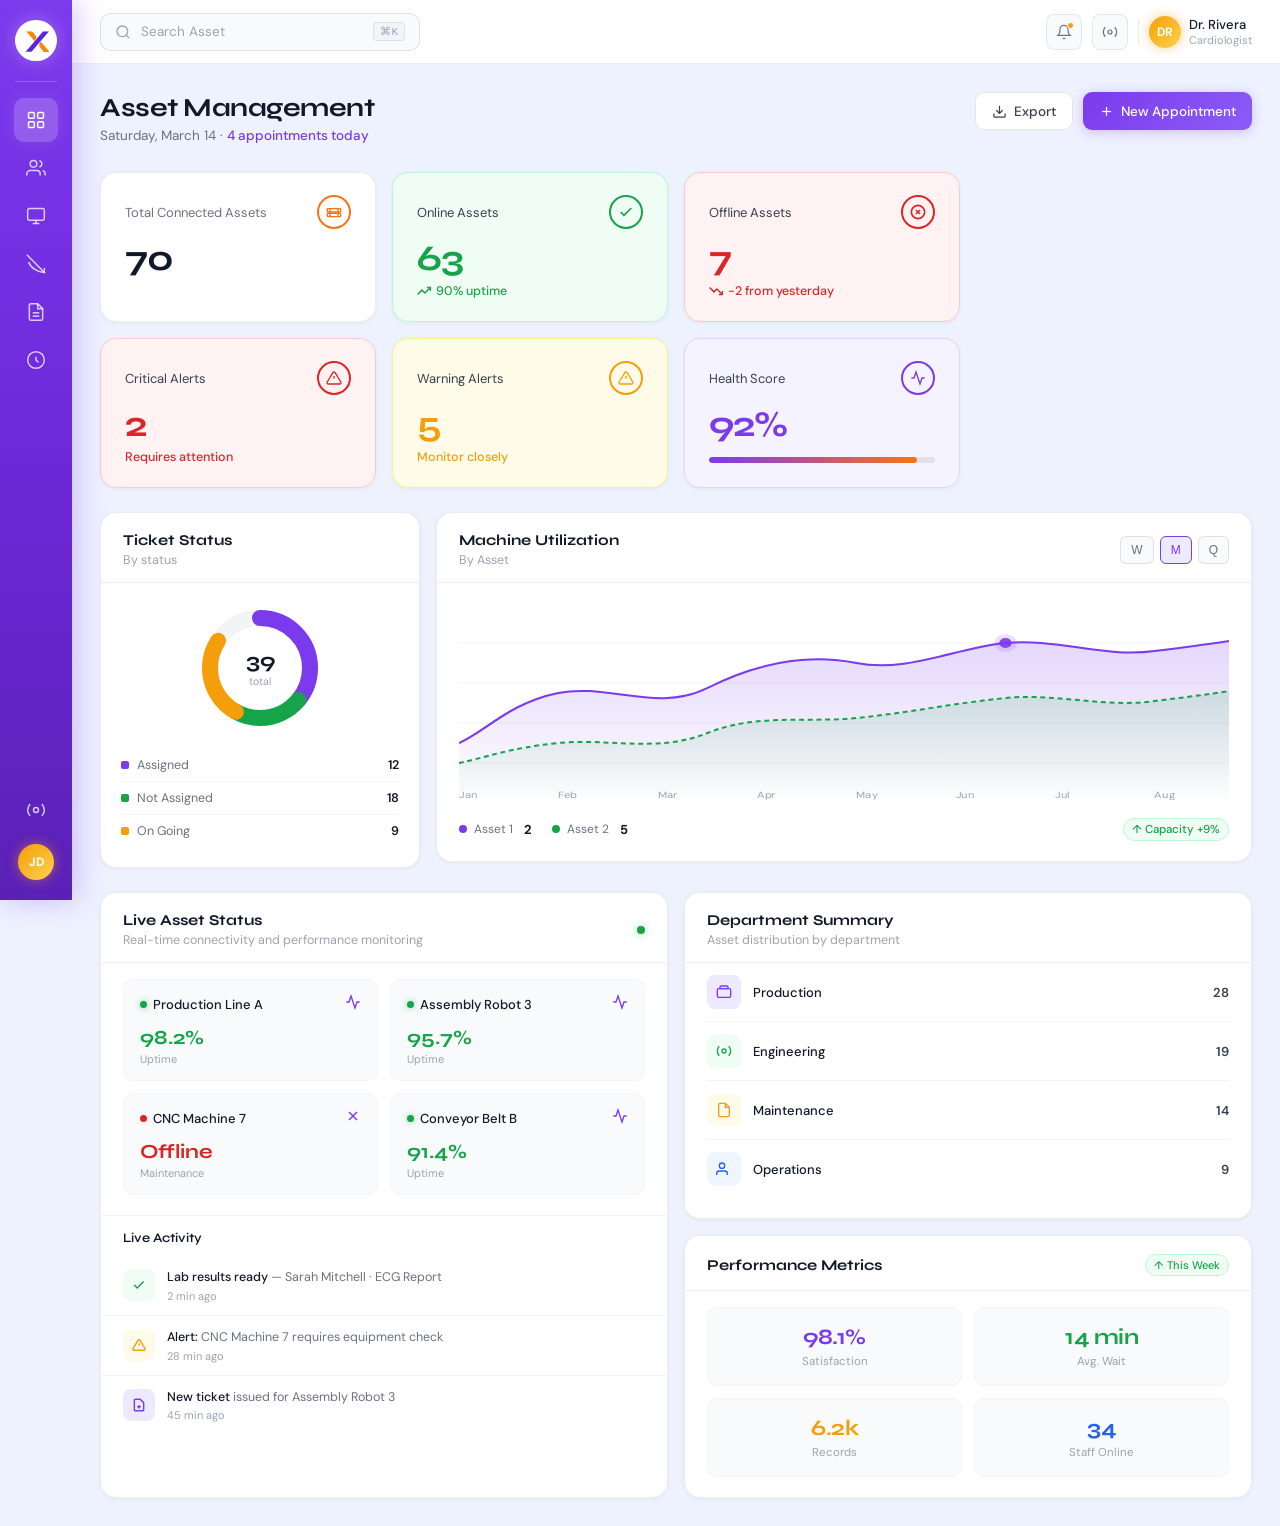
<file: assetdashboard.html>
<!DOCTYPE html>
<html lang="en">
<head>
<meta charset="UTF-8">
<meta name="viewport" content="width=device-width, initial-scale=1.0">
<title>WellCome — Asset Management Dashboard</title>
<link rel="preconnect" href="https://fonts.googleapis.com">
<link href="https://fonts.googleapis.com/css2?family=Syne:wght@400;500;600;700;800&family=DM+Sans:ital,opsz,wght@0,9..40,300;0,9..40,400;0,9..40,500;1,9..40,300&display=swap" rel="stylesheet">
<style>
  :root {
    --violet: #7C3AED;
    --violet-light: #8B5CF6;
    --violet-glow: #A78BFA;
    --amber: #F59E0B;
    --amber-light: #FCD34D;
    --bg: #EEF2FF;
    --surface: #FFFFFF;
    --surface2: #F8FAFC;
    --border-light: rgba(0,0,0,0.07);
    --text: #111827;
    --text-muted: #6B7280;
    --text-dim: #9CA3AF;
    --green: #16A34A;
    --green-bg: #F0FDF4;
    --green-border: #BBF7D0;
    --red: #DC2626;
    --red-bg: #FEF2F2;
    --red-border: #FECACA;
    --amber-bg: #FEFCE8;
    --amber-border: #FEF08A;
    --blue: #2563EB;
    --blue-bg: #EFF6FF;
    --blue-border: #BFDBFE;
    --card-radius: 16px;
  }

  * { margin: 0; padding: 0; box-sizing: border-box; }

  body {
    font-family: 'DM Sans', sans-serif;
    background: var(--bg);
    color: var(--text);
    min-height: 100vh;
    overflow-x: hidden;
  }

  .layout {
    display: flex;
    min-height: 100vh;
    position: relative;
    z-index: 1;
  }

  /* ── SIDEBAR ── */
  .sidebar {
    width: 72px;
    background: linear-gradient(180deg, #7C3AED 0%, #6D28D9 50%, #5B21B6 100%);
    display: flex;
    flex-direction: column;
    align-items: center;
    padding: 20px 0;
    position: fixed;
    top: 0; left: 0; bottom: 0;
    z-index: 100;
    box-shadow: 4px 0 30px rgba(124,58,237,0.3);
  }

  .sidebar-logo {
    width: 41.38px; height: 41.38px; top: 3.2px; bottom: 6.21px;
    background: white;
    border-radius: 50%;
    display: flex; align-items: center; justify-content: center;
    margin-bottom: 12px;
    flex-shrink: 0;
    box-shadow: 0 0 20px rgba(255,255,255,0.25);
    overflow: hidden;
  }

  .sidebar-logo span {
    font-family: 'Syne', sans-serif;
    font-weight: 800;
    font-size: 14px;
    color: var(--violet);
  }

  .sidebar-divider {
    width: 42px; height: 1px;
    background: rgba(255,255,255,0.2);
    margin: 8px 0 16px;
  }

  .sidebar-nav {
    display: flex;
    flex-direction: column;
    gap: 4px;
    flex: 1;
    width: 100%;
    align-items: center;
    padding: 0 10px;
  }

  .nav-item {
    width: 44px; height: 44px;
    border-radius: 10px;
    display: flex; align-items: center; justify-content: center;
    cursor: pointer;
    transition: all 0.2s ease;
  }

  .nav-item.active { background: rgba(255,255,255,0.2); box-shadow: 0 0 16px rgba(255,255,255,0.1); }
  .nav-item:not(.active):hover { background: rgba(255,255,255,0.1); }
  .nav-item svg { width: 20px; height: 20px; stroke: rgba(255,255,255,0.75); fill: none; }
  .nav-item.active svg { stroke: white; }

  .sidebar-bottom {
    margin-top: auto;
    display: flex;
    flex-direction: column;
    align-items: center;
    gap: 12px;
    padding: 0 10px;
  }

  .avatar-ring {
    width: 36px; height: 36px;
    border-radius: 50%;
    background: linear-gradient(135deg, #F59E0B, #FCD34D);
    display: flex; align-items: center; justify-content: center;
    font-size: 12px; font-weight: 700; color: white;
    box-shadow: 0 0 12px rgba(245,158,11,0.5);
  }

  /* ── MAIN ── */
  .main {
    margin-left: 72px;
    flex: 1;
    display: flex;
    flex-direction: column;
    min-height: 100vh;
  }

  /* ── TOPBAR ── */
  .topbar {
    height: 64px;
    border-bottom: 1px solid rgba(0,0,0,0.07);
    display: flex;
    align-items: center;
    padding: 0 28px;
    gap: 16px;
    background: rgba(255,255,255,0.95);
    backdrop-filter: blur(20px);
    position: sticky;
    top: 0; z-index: 50;
  }

  .search-box {
    display: flex;
    align-items: center;
    gap: 10px;
    background: #F9FAFB;
    border: 1px solid rgba(0,0,0,0.1);
    border-radius: 10px;
    padding: 0 14px;
    height: 38px; width: 320px;
    cursor: text;
    transition: all 0.2s;
  }

  .search-box:hover { border-color: rgba(124,58,237,0.4); }
  .search-box svg { width: 16px; height: 16px; stroke: #9CA3AF; fill: none; flex-shrink: 0; }
  .search-box span { font-size: 13.5px; color: #9CA3AF; }

  .search-cmd {
    margin-left: auto;
    font-size: 11px; color: #9CA3AF;
    background: #F1F5F9;
    border-radius: 4px;
    padding: 2px 6px;
    border: 1px solid rgba(0,0,0,0.08);
  }

  .topbar-right {
    margin-left: auto;
    display: flex; align-items: center; gap: 10px;
  }

  .topbar-btn {
    width: 36px; height: 36px;
    border-radius: 8px;
    background: #F9FAFB;
    border: 1px solid rgba(0,0,0,0.08);
    display: flex; align-items: center; justify-content: center;
    cursor: pointer;
    transition: all 0.2s;
    position: relative;
  }

  .topbar-btn:hover { border-color: rgba(124,58,237,0.3); background: white; }
  .topbar-btn svg { width: 16px; height: 16px; stroke: #6B7280; fill: none; }

  .notif-dot {
    position: absolute; top: 7px; right: 7px;
    width: 7px; height: 7px;
    background: var(--amber); border-radius: 50%;
    border: 1.5px solid white;
    animation: notifPulse 2s ease-in-out infinite;
  }

  @keyframes notifPulse {
    0%,100% { transform: scale(1); }
    50%      { transform: scale(1.3); }
  }

  /* ── CONTENT ── */
  .content { padding: 28px; flex: 1; }

  .page-header {
    display: flex;
    align-items: flex-start;
    justify-content: space-between;
    margin-bottom: 28px;
    animation: fadeInDown 0.5s ease both;
  }

  @keyframes fadeInDown {
    from { opacity: 0; transform: translateY(-12px); }
    to   { opacity: 1; transform: translateY(0); }
  }

  .page-title {
    font-family: 'Syne', sans-serif;
    font-size: 26px; font-weight: 700;
    color: #111827;
    letter-spacing: -0.5px;
  }

  .page-subtitle { font-size: 13.5px; color: #6B7280; margin-top: 4px; }
  .page-subtitle span { color: var(--violet); font-weight: 500; }

  .header-actions { display: flex; gap: 10px; }

  .btn {
    display: flex; align-items: center; gap: 7px;
    height: 38px; padding: 0 16px;
    border-radius: 9px;
    font-size: 13.5px; font-weight: 500;
    cursor: pointer; border: none;
    transition: all 0.2s;
    font-family: 'DM Sans', sans-serif;
  }

  .btn-ghost {
    background: white;
    border: 1px solid rgba(0,0,0,0.1);
    color: #374151;
  }

  .btn-ghost:hover { background: #F9FAFB; }
  .btn-ghost svg { width: 15px; height: 15px; stroke: currentColor; fill: none; }

  .btn-primary {
    background: linear-gradient(135deg, var(--violet), var(--violet-light));
    color: white;
    box-shadow: 0 2px 12px rgba(124,58,237,0.3);
  }

  .btn-primary:hover { transform: translateY(-1px); box-shadow: 0 4px 20px rgba(124,58,237,0.45); }
  .btn-primary svg { width: 15px; height: 15px; stroke: white; fill: none; }

  /* ── STAT CARDS ── */
  .stats-grid {
    display: grid;
    grid-template-columns: repeat(4, 2fr);
    gap: 16px;
    margin-bottom: 16px;
  }

  .stats-grid-2 {
    display: grid;
    grid-template-columns: repeat(4, 2fr);
    gap: 16px;
    margin-bottom: 24px;
  }

  .stat-card {
    background: white;
    border: 1px solid var(--border-light);
    border-radius: var(--card-radius);
    padding: 22px 24px;
    position: relative; overflow: hidden;
    cursor: pointer;
    transition: all 0.25s ease;
    animation: fadeInUp 0.5s ease both;
    box-shadow: 0 1px 4px rgba(0,0,0,0.05);
  }

  .stat-card:hover {
    transform: translateY(-2px);
    box-shadow: 0 8px 24px rgba(0,0,0,0.1);
  }

  .stat-card.green-card {
    background: var(--green-bg);
    border-color: var(--green-border);
  }

  .stat-card.red-card {
    background: var(--red-bg);
    border-color: var(--red-border);
  }

  .stat-card.amber-card {
    background: var(--amber-bg);
    border-color: var(--amber-border);
  }

  .stat-card.violet-card {
    background: #F5F3FF;
    border-color: #DDD6FE;
  }

  @keyframes fadeInUp {
    from { opacity: 0; transform: translateY(16px); }
    to   { opacity: 1; transform: translateY(0); }
  }

  .stat-card:nth-child(1) { animation-delay: 0.08s; }
  .stat-card:nth-child(2) { animation-delay: 0.14s; }
  .stat-card:nth-child(3) { animation-delay: 0.20s; }

  .stat-header {
    display: flex; align-items: center;
    justify-content: space-between;
    margin-bottom: 12px;
  }

  .stat-label-top { font-size: 13px; color: #6B7280; font-weight: 400; }

  .stat-icon-circle {
    width: 34px; height: 34px;
    border-radius: 50%;
    border: 2px solid currentColor;
    display: flex; align-items: center; justify-content: center;
    flex-shrink: 0;
  }

  .stat-icon-circle svg { width: 16px; height: 16px; fill: none; stroke: currentColor; }
  .icon-default { color: #F97316; }
  .icon-green   { color: var(--green); }
  .icon-red     { color: var(--red); }
  .icon-amber   { color: var(--amber); }
  .icon-violet  { color: var(--violet); }

  .stat-value {
    font-family: 'Syne', sans-serif;
    font-size: 36px; font-weight: 700;
    letter-spacing: -1px;
    margin-bottom: 6px; line-height: 1;
    color: #111827;
  }

  .stat-value.green-val { color: var(--green); }
  .stat-value.red-val   { color: var(--red); }
  .stat-value.amber-val { color: var(--amber); }
  .stat-value.violet-val { color: var(--violet); }

  .stat-sub {
    font-size: 12.5px;
    display: flex; align-items: center; gap: 5px;
  }

  .stat-sub.green-sub { color: var(--green); font-weight: 500; }
  .stat-sub.red-sub   { color: var(--red); font-weight: 500; }
  .stat-sub.amber-sub { color: var(--amber); font-weight: 500; }

  .stat-progress {
    margin-top: 14px;
    height: 6px;
    background: rgba(0,0,0,0.08);
    border-radius: 999px;
    overflow: hidden;
  }

  .stat-progress-bar {
    height: 100%;
    border-radius: 999px;
    background: linear-gradient(90deg, var(--violet), #F97316);
    transition: width 1s ease;
  }

  /* ── CARDS ── */
  .card {
    background: white;
    border: 1px solid var(--border-light);
    border-radius: var(--card-radius);
    overflow: hidden;
    transition: border-color 0.25s, box-shadow 0.25s;
    animation: fadeInUp 0.5s ease both;
    box-shadow: 0 1px 4px rgba(0,0,0,0.05);
  }

  .card:hover { box-shadow: 0 6px 20px rgba(0,0,0,0.08); }

  .card-header {
    padding: 18px 22px 14px;
    border-bottom: 1px solid var(--border-light);
    display: flex; align-items: center; justify-content: space-between;
  }

  .card-title {
    font-family: 'Syne', sans-serif;
    font-size: 15px; font-weight: 700; color: #111827;
  }

  .card-subtitle { font-size: 12.5px; color: #9CA3AF; margin-top: 3px; }

  .card-actions { display: flex; gap: 6px; }

  .card-action-btn {
    height: 28px; padding: 0 10px;
    border-radius: 6px; font-size: 12px; font-weight: 500;
    cursor: pointer;
    border: 1px solid rgba(0,0,0,0.1);
    background: #F9FAFB; color: #6B7280;
    transition: all 0.15s;
  }

  .card-action-btn:hover   { border-color: rgba(124,58,237,0.4); color: #374151; }
  .card-action-btn.active  { background: #EDE9FE; border-color: var(--violet); color: var(--violet); }

  .card-body { padding: 20px 22px; }

  /* ── MAIN GRID ── */
  .main-grid {
    display: grid;
    grid-template-columns: 320px 1fr;
    gap: 16px;
    margin-bottom: 24px;
    align-items: start;
  }

  /* Area chart */
  .chart-area { height: 200px; position: relative; overflow: hidden; }
  .chart-area svg { width: 100%; height: 100%; }

  .chart-legend { display: flex; gap: 20px; margin-top: 14px; }
  .legend-item {
    display: flex; align-items: center; gap: 7px;
    font-size: 12px; color: #6B7280;
  }

  .legend-dot { width: 8px; height: 8px; border-radius: 50%; }

  /* Donut */
  .donut-wrap {
    display: flex; flex-direction: column; align-items: center;
    padding: 20px;
  }

  .donut-chart { width: 130px; height: 130px; position: relative; margin-bottom: 16px; }
  .donut-chart svg { transform: rotate(-90deg); }

  .donut-center {
    position: absolute; inset: 0;
    display: flex; flex-direction: column;
    align-items: center; justify-content: center;
  }

  .donut-pct  { font-family: 'Syne', sans-serif; font-size: 22px; font-weight: 700; color: #111827; }
  .donut-lbl  { font-size: 10.5px; color: #9CA3AF; margin-top: 1px; }

  .donut-list { width: 100%; }
  .donut-row  {
    display: flex; align-items: center; gap: 8px;
    padding: 8px 0;
    border-bottom: 1px solid #F3F4F6;
  }

  .donut-row:last-child { border-bottom: none; }
  .donut-bullet  { width: 8px; height: 8px; border-radius: 2px; flex-shrink: 0; }
  .donut-name    { font-size: 12.5px; color: #6B7280; flex: 1; }
  .donut-pct-val { font-size: 12.5px; font-weight: 600; color: #111827; }

  /* ── LIVE ASSET STATUS CARDS ── */
  .appointments-grid {
    display: grid;
    grid-template-columns: 1fr 1fr;
    gap: 16px;
    animation: fadeInUp 0.5s ease 0.3s both;
  }

  /* Asset mini cards */
  .asset-mini-grid {
    display: grid;
    grid-template-columns: 1fr 1fr;
    gap: 12px;
    padding: 16px 22px 20px;
  }

  .asset-mini {
    background: #F9FAFB;
    border: 1px solid #F3F4F6;
    border-radius: 10px;
    padding: 14px 16px;
    transition: all 0.2s;
  }

  .asset-mini:hover { border-color: #DDD6FE; background: #F5F3FF; }

  .asset-mini-header {
    display: flex; align-items: center; justify-content: space-between;
    margin-bottom: 10px;
  }

  .asset-mini-name {
    font-size: 13px; font-weight: 500; color: #111827;
    display: flex; align-items: center; gap: 6px;
  }

  .online-dot {
    width: 7px; height: 7px; border-radius: 50%;
    background: var(--green);
    box-shadow: 0 0 6px rgba(22,163,74,0.5);
    animation: notifPulse 2s ease-in-out infinite;
  }

  .offline-dot {
    width: 7px; height: 7px; border-radius: 50%;
    background: var(--red);
  }

  .asset-mini-icon svg { width: 16px; height: 16px; stroke: var(--violet); fill: none; }

  .asset-mini-value {
    font-family: 'Syne', sans-serif;
    font-size: 20px; font-weight: 700; color: #111827;
    margin-bottom: 2px;
  }

  .asset-mini-label { font-size: 11px; color: #9CA3AF; }

  /* Department list */
  .dept-list { padding: 0 22px 20px; }

  .dept-row {
    display: flex; align-items: center; gap: 12px;
    padding: 12px 0;
    border-bottom: 1px solid #F3F4F6;
  }

  .dept-row:last-child { border-bottom: none; }

  .dept-icon {
    width: 34px; height: 34px; border-radius: 8px;
    display: flex; align-items: center; justify-content: center;
    flex-shrink: 0;
  }

  .dept-icon svg { width: 16px; height: 16px; fill: none; stroke: currentColor; }

  .dept-name { font-size: 13px; font-weight: 500; color: #111827; flex: 1; }
  .dept-count { font-size: 13px; font-weight: 600; color: #374151; }

  /* ── TABLE ── */
  .appt-table { width: 100%; border-collapse: collapse; }

  .appt-table th {
    font-size: 11.5px; font-weight: 600; color: #9CA3AF;
    text-transform: uppercase; letter-spacing: 0.5px;
    padding: 0 0 10px;
    border-bottom: 1px solid #F3F4F6;
    text-align: left;
  }

  .appt-table td {
    padding: 12px 0;
    border-bottom: 1px solid #F3F4F6;
    font-size: 13px; color: #6B7280;
    vertical-align: middle;
  }

  .appt-table tr:last-child td { border-bottom: none; }
  .appt-table tr:hover td { background: #F9FAFB; }

  .patient-cell { display: flex; align-items: center; gap: 10px; }

  .patient-av {
    width: 30px; height: 30px; border-radius: 50%;
    display: flex; align-items: center; justify-content: center;
    font-size: 11px; font-weight: 700; color: white; flex-shrink: 0;
  }

  .av-1 { background: linear-gradient(135deg,#7C3AED,#8B5CF6); }
  .av-2 { background: linear-gradient(135deg,#F59E0B,#FCD34D); }
  .av-3 { background: linear-gradient(135deg,#16A34A,#2563EB); }
  .av-4 { background: linear-gradient(135deg,#DC2626,#F59E0B); }
  .av-5 { background: linear-gradient(135deg,#2563EB,#7C3AED); }

  .patient-name { font-size: 13px; font-weight: 500; color: #111827; }
  .patient-id   { font-size: 11px; color: #9CA3AF; }

  .status-badge {
    display: inline-flex; align-items: center; gap: 5px;
    font-size: 11.5px; font-weight: 600;
    padding: 4px 9px; border-radius: 20px;
  }

  .status-badge::before {
    content: ''; width: 5px; height: 5px;
    border-radius: 50%; background: currentColor;
  }

  .status-confirmed  { background: #F0FDF4; color: var(--green); }
  .status-pending    { background: #FEFCE8; color: var(--amber); }
  .status-cancelled  { background: #FEF2F2; color: var(--red); }
  .status-inprogress { background: #EFF6FF; color: var(--blue); }

  /* Tags */
  .tag {
    display: inline-flex; align-items: center; gap: 5px;
    font-size: 11.5px; padding: 3px 8px;
    border-radius: 20px; font-weight: 500;
  }

  .tag-violet { background: #EDE9FE; color: var(--violet); border: 1px solid #DDD6FE; }
  .tag-green  { background: #F0FDF4; color: var(--green); border: 1px solid #BBF7D0; }

  /* Activity */
  .activity-list { padding: 0; }

  .activity-item {
    display: flex; gap: 12px;
    padding: 12px 22px;
    border-bottom: 1px solid #F3F4F6;
    transition: background 0.15s; cursor: default;
  }

  .activity-item:last-child { border-bottom: none; }
  .activity-item:hover { background: #F9FAFB; }

  .activity-icon {
    width: 32px; height: 32px; border-radius: 8px;
    display: flex; align-items: center; justify-content: center;
    flex-shrink: 0; margin-top: 1px;
  }

  .activity-icon svg { width: 14px; height: 14px; stroke: currentColor; fill: none; }

  .act-violet { background: #EDE9FE; color: var(--violet); }
  .act-green  { background: #F0FDF4; color: var(--green); }
  .act-amber  { background: #FFFBEB; color: var(--amber); }
  .act-blue   { background: #EFF6FF; color: var(--blue); }

  .activity-text { font-size: 12.5px; color: #6B7280; line-height: 1.5; }
  .activity-text strong { color: #111827; font-weight: 500; }
  .activity-time { font-size: 11px; color: #9CA3AF; margin-top: 2px; }

  /* Metric tiles */
  .metric-grid { display: grid; grid-template-columns: 1fr 1fr; gap: 12px; padding: 16px 22px 20px; }

  .metric-tile {
    background: #F9FAFB;
    border: 1px solid #F3F4F6;
    border-radius: 10px; padding: 16px;
    text-align: center; transition: all 0.2s;
  }

  .metric-tile:hover { border-color: #DDD6FE; transform: scale(1.02); }

  .metric-big {
    font-family: 'Syne', sans-serif;
    font-size: 22px; font-weight: 700;
    letter-spacing: -0.5px; margin-bottom: 4px;
  }

  .metric-lbl { font-size: 11.5px; color: #9CA3AF; }

  /* Animations */
  @keyframes fadeInDown {
    from { opacity: 0; transform: translateY(-12px); }
    to   { opacity: 1; transform: translateY(0); }
  }

  ::-webkit-scrollbar { width: 4px; }
  ::-webkit-scrollbar-thumb { background: rgba(124,58,237,0.3); border-radius: 2px; }

  @media (max-width: 1200px) {
    .stats-grid        { grid-template-columns: repeat(2,1fr); }
    .stats-grid-2      { grid-template-columns: repeat(2,1fr); }
    .main-grid         { grid-template-columns: 1fr; }
    .appointments-grid { grid-template-columns: 1fr; }
  }
</style>
</head>
<body>
<div class="layout">

  <!-- SIDEBAR -->
  <aside class="sidebar">
    <div class="sidebar-logo">
      <img src="logo.png" alt="Logo" style="width:25px;height:25px;"/>
    </div>
    <div class="sidebar-divider"></div>
    <nav class="sidebar-nav">
      <div class="nav-item active">
        <svg viewBox="0 0 24 24" stroke-width="1.8"><rect x="3" y="3" width="7" height="7" rx="1.5"/><rect x="14" y="3" width="7" height="7" rx="1.5"/><rect x="3" y="14" width="7" height="7" rx="1.5"/><rect x="14" y="14" width="7" height="7" rx="1.5"/></svg>
      </div>
      <div class="nav-item">
        <svg viewBox="0 0 24 24" stroke-width="1.8"><path d="M17 21v-2a4 4 0 00-4-4H5a4 4 0 00-4 4v2"/><circle cx="9" cy="7" r="4"/><path d="M23 21v-2a4 4 0 00-3-3.87"/><path d="M16 3.13a4 4 0 010 7.75"/></svg>
      </div>
      <div class="nav-item">
        <svg viewBox="0 0 24 24" stroke-width="1.8"><rect x="2" y="3" width="20" height="14" rx="2"/><line x1="8" y1="21" x2="16" y2="21"/><line x1="12" y1="17" x2="12" y2="21"/></svg>
      </div>
      <div class="nav-item">
        <svg viewBox="0 0 24 24" stroke-width="1.8"><path d="M22 16.92v3a2 2 0 01-2.18 2 19.79 19.79 0 01-8.63-3.07A19.5 19.5 0 013.07 9.7"/><path d="M1 1l22 22"/></svg>
      </div>
      <div class="nav-item">
        <svg viewBox="0 0 24 24" stroke-width="1.8"><path d="M14 2H6a2 2 0 00-2 2v16a2 2 0 002 2h12a2 2 0 002-2V8z"/><polyline points="14 2 14 8 20 8"/><line x1="16" y1="13" x2="8" y2="13"/><line x1="16" y1="17" x2="8" y2="17"/></svg>
      </div>
      <div class="nav-item">
        <svg viewBox="0 0 24 24" stroke-width="1.8"><circle cx="12" cy="12" r="10"/><path d="M12 8v4l3 3"/></svg>
      </div>
    </nav>
    <div class="sidebar-bottom">
      <div class="nav-item">
        <svg viewBox="0 0 24 24" stroke-width="1.8"><circle cx="12" cy="12" r="3"/><path d="M19.07 4.93a10 10 0 010 14.14M4.93 4.93a10 10 0 000 14.14"/></svg>
      </div>
      <div class="avatar-ring">JD</div>
    </div>
  </aside>

  <!-- MAIN -->
  <div class="main">
    <!-- TOPBAR -->
    <header class="topbar">
      <div class="search-box">
        <svg viewBox="0 0 24 24" stroke-width="2"><circle cx="11" cy="11" r="8"/><path d="M21 21l-4.35-4.35"/></svg>
        <span>Search Asset</span>
        <kbd class="search-cmd">⌘K</kbd>
      </div>
      <div class="topbar-right">
        <div class="topbar-btn">
          <svg viewBox="0 0 24 24" stroke-width="1.8"><path d="M18 8A6 6 0 006 8c0 7-3 9-3 9h18s-3-2-3-9"/><path d="M13.73 21a2 2 0 01-3.46 0"/></svg>
          <div class="notif-dot"></div>
        </div>
        <div class="topbar-btn">
          <svg viewBox="0 0 24 24" stroke-width="1.8"><circle cx="12" cy="12" r="3"/><path d="M19.07 4.93a10 10 0 010 14.14M4.93 4.93a10 10 0 000 14.14"/></svg>
        </div>
        <div style="width:1px;height:24px;background:rgba(0,0,0,0.08)"></div>
        <div style="display:flex;align-items:center;gap:8px;cursor:pointer">
          <div class="avatar-ring" style="width:32px;height:32px;font-size:12px">DR</div>
          <div>
            <div style="font-size:13px;font-weight:500;color:#111827">Dr. Rivera</div>
            <div style="font-size:11px;color:#9CA3AF">Cardiologist</div>
          </div>
        </div>
      </div>
    </header>

    <!-- CONTENT -->
    <main class="content">

      <!-- Page Header -->
      <div class="page-header">
        <div>
          <h1 class="page-title">Asset Management</h1>
          <p class="page-subtitle">Saturday, March 14 · <span>4 appointments today</span></p>
        </div>
        <div class="header-actions">
          <button class="btn btn-ghost">
            <svg viewBox="0 0 24 24" stroke-width="2"><path d="M21 15v4a2 2 0 01-2 2H5a2 2 0 01-2-2v-4"/><polyline points="7 10 12 15 17 10"/><line x1="12" y1="15" x2="12" y2="3"/></svg>
            Export
          </button>
          <button class="btn btn-primary">
            <svg viewBox="0 0 24 24" stroke-width="2"><line x1="12" y1="5" x2="12" y2="19"/><line x1="5" y1="12" x2="19" y2="12"/></svg>
            New Appointment
          </button>
        </div>
      </div>

      <!-- STAT CARDS ROW 1 -->
      <div class="stats-grid">
        <!-- Total Connected Assets -->
        <div class="stat-card" style="animation-delay:0.08s">
          <div class="stat-header">
            <span class="stat-label-top">Total Connected Assets</span>
            <div class="stat-icon-circle icon-default">
              <svg viewBox="0 0 24 24" stroke-width="2"><rect x="2" y="7" width="20" height="5" rx="1"/><rect x="2" y="14" width="20" height="5" rx="1"/><line x1="6" y1="7" x2="6" y2="19"/><line x1="18" y1="7" x2="18" y2="19"/></svg>
            </div>
          </div>
          <div class="stat-value">70</div>
        </div>

        <!-- Online Assets -->
        <div class="stat-card green-card" style="animation-delay:0.14s">
          <div class="stat-header">
            <span class="stat-label-top" style="color:#374151">Online Assets</span>
            <div class="stat-icon-circle icon-green">
              <svg viewBox="0 0 24 24" stroke-width="2.5"><polyline points="20 6 9 17 4 12"/></svg>
            </div>
          </div>
          <div class="stat-value green-val">63</div>
          <div class="stat-sub green-sub">
            <svg width="14" height="14" viewBox="0 0 24 24" fill="none" stroke="currentColor" stroke-width="2.5"><polyline points="23 6 13.5 15.5 8.5 10.5 1 18"/><polyline points="17 6 23 6 23 12"/></svg>
            90% uptime
          </div>
        </div>

        <!-- Offline Assets -->
        <div class="stat-card red-card" style="animation-delay:0.20s">
          <div class="stat-header">
            <span class="stat-label-top" style="color:#374151">Offline Assets</span>
            <div class="stat-icon-circle icon-red">
              <svg viewBox="0 0 24 24" stroke-width="2.5"><circle cx="12" cy="12" r="10"/><line x1="15" y1="9" x2="9" y2="15"/><line x1="9" y1="9" x2="15" y2="15"/></svg>
            </div>
          </div>
          <div class="stat-value red-val">7</div>
          <div class="stat-sub red-sub">
            <svg width="14" height="14" viewBox="0 0 24 24" fill="none" stroke="currentColor" stroke-width="2.5"><polyline points="23 18 13.5 8.5 8.5 13.5 1 6"/><polyline points="17 18 23 18 23 12"/></svg>
            -2 from yesterday
          </div>
        </div>
      </div>

      <!-- STAT CARDS ROW 2 -->
      <div class="stats-grid-2">
        <!-- Critical Alerts -->
        <div class="stat-card red-card" style="animation-delay:0.08s">
          <div class="stat-header">
            <span class="stat-label-top" style="color:#374151">Critical Alerts</span>
            <div class="stat-icon-circle icon-red">
              <svg viewBox="0 0 24 24" stroke-width="2"><path d="M10.29 3.86L1.82 18a2 2 0 001.71 3h16.94a2 2 0 001.71-3L13.71 3.86a2 2 0 00-3.42 0z"/><line x1="12" y1="9" x2="12" y2="13"/><line x1="12" y1="17" x2="12.01" y2="17"/></svg>
            </div>
          </div>
          <div class="stat-value red-val">2</div>
          <div class="stat-sub red-sub">Requires attention</div>
        </div>

        <!-- Warning Alerts -->
        <div class="stat-card amber-card" style="animation-delay:0.14s">
          <div class="stat-header">
            <span class="stat-label-top" style="color:#374151">Warning Alerts</span>
            <div class="stat-icon-circle icon-amber">
              <svg viewBox="0 0 24 24" stroke-width="2"><path d="M10.29 3.86L1.82 18a2 2 0 001.71 3h16.94a2 2 0 001.71-3L13.71 3.86a2 2 0 00-3.42 0z"/><line x1="12" y1="9" x2="12" y2="13"/><line x1="12" y1="17" x2="12.01" y2="17"/></svg>
            </div>
          </div>
          <div class="stat-value amber-val">5</div>
          <div class="stat-sub amber-sub">Monitor closely</div>
        </div>

        <!-- Health Score -->
        <div class="stat-card violet-card" style="animation-delay:0.20s">
          <div class="stat-header">
            <span class="stat-label-top" style="color:#374151">Health Score</span>
            <div class="stat-icon-circle icon-violet">
              <svg viewBox="0 0 24 24" stroke-width="2"><path d="M22 12h-4l-3 9L9 3l-3 9H2"/></svg>
            </div>
          </div>
          <div class="stat-value violet-val">92%</div>
          <div class="stat-progress">
            <div class="stat-progress-bar" style="width:92%"></div>
          </div>
        </div>
      </div>

      <!-- MAIN GRID: Ticket Status LEFT + Machine Utilization RIGHT -->
      <div class="main-grid" style="grid-template-columns: 320px 1fr;">
        <!-- Ticket Status LEFT -->
        <div class="card" style="animation-delay:0.25s">
          <div class="card-header">
            <div>
              <div class="card-title">Ticket Status</div>
              <div class="card-subtitle">By status</div>
            </div>
          </div>
          <div class="donut-wrap">
            <div class="donut-chart">
              <svg viewBox="0 0 130 130" width="130" height="130">
                <circle cx="65" cy="65" r="50" fill="none" stroke="#F3F4F6" stroke-width="16"/>
                <circle cx="65" cy="65" r="50" fill="none" stroke="#7C3AED" stroke-width="16"
                  stroke-dasharray="113 201" stroke-dashoffset="0" stroke-linecap="round"/>
                <circle cx="65" cy="65" r="50" fill="none" stroke="#16A34A" stroke-width="16"
                  stroke-dasharray="69 245"  stroke-dashoffset="-113" stroke-linecap="round"/>
                <circle cx="65" cy="65" r="50" fill="none" stroke="#F59E0B" stroke-width="16"
                  stroke-dasharray="82 232"  stroke-dashoffset="-182" stroke-linecap="round"/>
              </svg>
              <div class="donut-center">
                <div class="donut-pct">39</div>
                <div class="donut-lbl">total</div>
              </div>
            </div>
            <div class="donut-list" style="width:100%">
              <div class="donut-row">
                <div class="donut-bullet" style="background:#7C3AED"></div>
                <span class="donut-name">Assigned</span>
                <span class="donut-pct-val">12</span>
              </div>
              <div class="donut-row">
                <div class="donut-bullet" style="background:#16A34A"></div>
                <span class="donut-name">Not Assigned</span>
                <span class="donut-pct-val">18</span>
              </div>
              <div class="donut-row">
                <div class="donut-bullet" style="background:#F59E0B"></div>
                <span class="donut-name">On Going</span>
                <span class="donut-pct-val">9</span>
              </div>
            </div>
          </div>
        </div>

        <!-- Machine Utilization RIGHT -->
        <div class="card" style="animation-delay:0.2s">
          <div class="card-header">
            <div>
              <div class="card-title">Machine Utilization</div>
              <div class="card-subtitle">By Asset</div>
            </div>
            <div class="card-actions">
              <button class="card-action-btn">W</button>
              <button class="card-action-btn active">M</button>
              <button class="card-action-btn">Q</button>
            </div>
          </div>
          <div class="card-body">
            <div class="chart-area">
              <svg viewBox="0 0 620 200" preserveAspectRatio="none">
                <line x1="0" y1="40"  x2="620" y2="40"  stroke="#F3F4F6" stroke-width="1"/>
                <line x1="0" y1="80"  x2="620" y2="80"  stroke="#F3F4F6" stroke-width="1"/>
                <line x1="0" y1="120" x2="620" y2="120" stroke="#F3F4F6" stroke-width="1"/>
                <line x1="0" y1="160" x2="620" y2="160" stroke="#F3F4F6" stroke-width="1"/>
                <defs>
                  <linearGradient id="gradViolet" x1="0" y1="0" x2="0" y2="1">
                    <stop offset="0%" stop-color="#7C3AED" stop-opacity="0.2"/>
                    <stop offset="100%" stop-color="#7C3AED" stop-opacity="0"/>
                  </linearGradient>
                  <linearGradient id="gradGreen" x1="0" y1="0" x2="0" y2="1">
                    <stop offset="0%" stop-color="#16A34A" stop-opacity="0.15"/>
                    <stop offset="100%" stop-color="#16A34A" stop-opacity="0"/>
                  </linearGradient>
                </defs>
                <path d="M0,140 C20,130 40,100 80,90 C120,80 160,110 200,85 C240,60 280,50 320,60 C360,70 400,45 440,40 C480,35 520,55 560,48 C580,45 600,42 620,38 L620,200 L0,200 Z" fill="url(#gradViolet)"/>
                <path d="M0,140 C20,130 40,100 80,90 C120,80 160,110 200,85 C240,60 280,50 320,60 C360,70 400,45 440,40 C480,35 520,55 560,48 C580,45 600,42 620,38" stroke="#7C3AED" stroke-width="2" fill="none"/>
                <path d="M0,160 C20,155 40,145 80,140 C120,135 160,150 200,130 C240,110 280,120 320,115 C360,110 400,100 440,95 C480,90 520,105 560,98 C580,95 600,92 620,88 L620,200 L0,200 Z" fill="url(#gradGreen)"/>
                <path d="M0,160 C20,155 40,145 80,140 C120,135 160,150 200,130 C240,110 280,120 320,115 C360,110 400,100 440,95 C480,90 520,105 560,98 C580,95 600,92 620,88" stroke="#16A34A" stroke-width="2" fill="none" stroke-dasharray="4 3"/>
                <circle cx="440" cy="40" r="5" fill="#7C3AED" opacity="0.9"/>
                <circle cx="440" cy="40" r="9" fill="#7C3AED" opacity="0.15"/>
                <text x="0"   y="195" fill="#9CA3AF" font-size="9" font-family="DM Sans">Jan</text>
                <text x="80"  y="195" fill="#9CA3AF" font-size="9" font-family="DM Sans">Feb</text>
                <text x="160" y="195" fill="#9CA3AF" font-size="9" font-family="DM Sans">Mar</text>
                <text x="240" y="195" fill="#9CA3AF" font-size="9" font-family="DM Sans">Apr</text>
                <text x="320" y="195" fill="#9CA3AF" font-size="9" font-family="DM Sans">May</text>
                <text x="400" y="195" fill="#9CA3AF" font-size="9" font-family="DM Sans">Jun</text>
                <text x="480" y="195" fill="#9CA3AF" font-size="9" font-family="DM Sans">Jul</text>
                <text x="560" y="195" fill="#9CA3AF" font-size="9" font-family="DM Sans">Aug</text>
              </svg>
            </div>
            <div class="chart-legend">
              <div class="legend-item">
                <div class="legend-dot" style="background:#7C3AED"></div>
                Asset 1
                <strong style="color:#111827;font-size:13px;margin-left:4px">2</strong>
              </div>
              <div class="legend-item">
                <div class="legend-dot" style="background:#16A34A"></div>
                Asset 2
                <strong style="color:#111827;font-size:13px;margin-left:4px">5</strong>
              </div>
              <div style="margin-left:auto">
                <span class="tag tag-green">↑ Capacity +9%</span>
              </div>
            </div>
          </div>
        </div>
      </div><!-- end .main-grid -->

      <!-- LIVE ASSET STATUS + DEPARTMENT SUMMARY -->
      <div class="appointments-grid">

        <!-- Live Asset Status -->
        <div class="card">
          <div class="card-header">
            <div>
              <div class="card-title">Live Asset Status</div>
              <div class="card-subtitle">Real-time connectivity and performance monitoring</div>
            </div>
            <div style="width:8px;height:8px;border-radius:50%;background:var(--green);box-shadow:0 0 8px rgba(22,163,74,0.5);animation:notifPulse 2s infinite"></div>
          </div>
          <div class="asset-mini-grid">
            <div class="asset-mini">
              <div class="asset-mini-header">
                <div class="asset-mini-name">
                  <div class="online-dot"></div>
                  Production Line A
                </div>
                <div class="asset-mini-icon">
                  <svg viewBox="0 0 24 24" stroke-width="2"><polyline points="22 12 18 12 15 21 9 3 6 12 2 12"/></svg>
                </div>
              </div>
              <div class="asset-mini-value" style="color:var(--green)">98.2%</div>
              <div class="asset-mini-label">Uptime</div>
            </div>
            <div class="asset-mini">
              <div class="asset-mini-header">
                <div class="asset-mini-name">
                  <div class="online-dot"></div>
                  Assembly Robot 3
                </div>
                <div class="asset-mini-icon">
                  <svg viewBox="0 0 24 24" stroke-width="2"><polyline points="22 12 18 12 15 21 9 3 6 12 2 12"/></svg>
                </div>
              </div>
              <div class="asset-mini-value" style="color:var(--green)">95.7%</div>
              <div class="asset-mini-label">Uptime</div>
            </div>
            <div class="asset-mini">
              <div class="asset-mini-header">
                <div class="asset-mini-name">
                  <div class="offline-dot"></div>
                  CNC Machine 7
                </div>
                <div class="asset-mini-icon" style="color:var(--red)">
                  <svg viewBox="0 0 24 24" stroke-width="2"><line x1="18" y1="6" x2="6" y2="18"/><line x1="6" y1="6" x2="18" y2="18"/></svg>
                </div>
              </div>
              <div class="asset-mini-value" style="color:var(--red)">Offline</div>
              <div class="asset-mini-label">Maintenance</div>
            </div>
            <div class="asset-mini">
              <div class="asset-mini-header">
                <div class="asset-mini-name">
                  <div class="online-dot"></div>
                  Conveyor Belt B
                </div>
                <div class="asset-mini-icon">
                  <svg viewBox="0 0 24 24" stroke-width="2"><polyline points="22 12 18 12 15 21 9 3 6 12 2 12"/></svg>
                </div>
              </div>
              <div class="asset-mini-value" style="color:var(--green)">91.4%</div>
              <div class="asset-mini-label">Uptime</div>
            </div>
          </div>

          <!-- Activity Feed below assets -->
          <div style="border-top:1px solid #F3F4F6">
            <div style="padding:14px 22px 10px;display:flex;align-items:center;justify-content:space-between">
              <span style="font-size:13px;font-weight:600;color:#111827;font-family:'Syne',sans-serif">Live Activity</span>
            </div>
            <div class="activity-list">
              <div class="activity-item">
                <div class="activity-icon act-green">
                  <svg viewBox="0 0 24 24" stroke-width="2.5"><polyline points="20 6 9 17 4 12"/></svg>
                </div>
                <div>
                  <div class="activity-text"><strong>Lab results ready</strong> — Sarah Mitchell · ECG Report</div>
                  <div class="activity-time">2 min ago</div>
                </div>
              </div>
              <div class="activity-item">
                <div class="activity-icon act-amber">
                  <svg viewBox="0 0 24 24" stroke-width="2.5"><path d="M10.29 3.86L1.82 18a2 2 0 001.71 3h16.94a2 2 0 001.71-3L13.71 3.86a2 2 0 00-3.42 0z"/><line x1="12" y1="9" x2="12" y2="13"/><line x1="12" y1="17" x2="12.01" y2="17"/></svg>
                </div>
                <div>
                  <div class="activity-text"><strong>Alert:</strong> CNC Machine 7 requires equipment check</div>
                  <div class="activity-time">28 min ago</div>
                </div>
              </div>
              <div class="activity-item">
                <div class="activity-icon act-violet">
                  <svg viewBox="0 0 24 24" stroke-width="2.5"><path d="M14 2H6a2 2 0 00-2 2v16a2 2 0 002 2h12a2 2 0 002-2V8z"/><line x1="12" y1="18" x2="12" y2="12"/><line x1="9" y1="15" x2="15" y2="15"/></svg>
                </div>
                <div>
                  <div class="activity-text"><strong>New ticket</strong> issued for Assembly Robot 3</div>
                  <div class="activity-time">45 min ago</div>
                </div>
              </div>
            </div>
          </div>
        </div>

        <!-- Right column: Department Summary + Performance -->
        <div style="display:flex;flex-direction:column;gap:16px">

          <!-- Department Summary -->
          <div class="card">
            <div class="card-header">
              <div>
                <div class="card-title">Department Summary</div>
                <div class="card-subtitle">Asset distribution by department</div>
              </div>
            </div>
            <div class="dept-list">
              <div class="dept-row">
                <div class="dept-icon" style="background:#EDE9FE;color:var(--violet)">
                  <svg viewBox="0 0 24 24" stroke-width="2"><rect x="2" y="7" width="20" height="13" rx="2"/><path d="M16 3H8a2 2 0 00-2 2v2h12V5a2 2 0 00-2-2z"/></svg>
                </div>
                <span class="dept-name">Production</span>
                <span class="dept-count">28</span>
              </div>
              <div class="dept-row">
                <div class="dept-icon" style="background:#F0FDF4;color:var(--green)">
                  <svg viewBox="0 0 24 24" stroke-width="2"><circle cx="12" cy="12" r="3"/><path d="M19.07 4.93a10 10 0 010 14.14M4.93 4.93a10 10 0 000 14.14"/></svg>
                </div>
                <span class="dept-name">Engineering</span>
                <span class="dept-count">19</span>
              </div>
              <div class="dept-row">
                <div class="dept-icon" style="background:#FFFBEB;color:var(--amber)">
                  <svg viewBox="0 0 24 24" stroke-width="2"><path d="M14 2H6a2 2 0 00-2 2v16a2 2 0 002 2h12a2 2 0 002-2V8z"/><polyline points="14 2 14 8 20 8"/></svg>
                </div>
                <span class="dept-name">Maintenance</span>
                <span class="dept-count">14</span>
              </div>
              <div class="dept-row">
                <div class="dept-icon" style="background:#EFF6FF;color:var(--blue)">
                  <svg viewBox="0 0 24 24" stroke-width="2"><path d="M17 21v-2a4 4 0 00-4-4H5a4 4 0 00-4 4v2"/><circle cx="9" cy="7" r="4"/></svg>
                </div>
                <span class="dept-name">Operations</span>
                <span class="dept-count">9</span>
              </div>
            </div>
          </div>

          <!-- Performance Metrics -->
          <div class="card">
            <div class="card-header">
              <div class="card-title">Performance Metrics</div>
              <span class="tag tag-green" style="font-size:11px">↑ This Week</span>
            </div>
            <div class="metric-grid">
              <div class="metric-tile">
                <div class="metric-big" style="color:var(--violet)">98.1%</div>
                <div class="metric-lbl">Satisfaction</div>
              </div>
              <div class="metric-tile">
                <div class="metric-big" style="color:var(--green)">14 min</div>
                <div class="metric-lbl">Avg. Wait</div>
              </div>
              <div class="metric-tile">
                <div class="metric-big" style="color:var(--amber)">6.2k</div>
                <div class="metric-lbl">Records</div>
              </div>
              <div class="metric-tile">
                <div class="metric-big" style="color:var(--blue)">34</div>
                <div class="metric-lbl">Staff Online</div>
              </div>
            </div>
          </div>

        </div>
      </div><!-- end appointments-grid -->

    </main>
  </div>
</div>

<script>
  // Animate stat values on load
  document.querySelectorAll('.stat-value').forEach(el => {
    const raw = el.textContent.trim().replace('%','');
    const num = parseFloat(raw.replace(/[^0-9.]/g, ''));
    const hasPct = el.textContent.includes('%');
    if (!isNaN(num) && num > 1) {
      let start = 0;
      const duration = 1000;
      const step = ts => {
        if (!start) start = ts;
        const p = Math.min((ts - start) / duration, 1);
        const e = 1 - Math.pow(1 - p, 3);
        el.textContent = Math.round(e * num).toLocaleString() + (hasPct ? '%' : '');
        if (p < 1) requestAnimationFrame(step);
      };
      requestAnimationFrame(step);
    }
  });

  // Tab toggle
  document.querySelectorAll('.card-action-btn').forEach(btn => {
    btn.addEventListener('click', () => {
      btn.closest('.card-actions').querySelectorAll('.card-action-btn')
         .forEach(b => b.classList.remove('active'));
      btn.classList.add('active');
    });
  });
</script>
</body>
</html>
</file>
